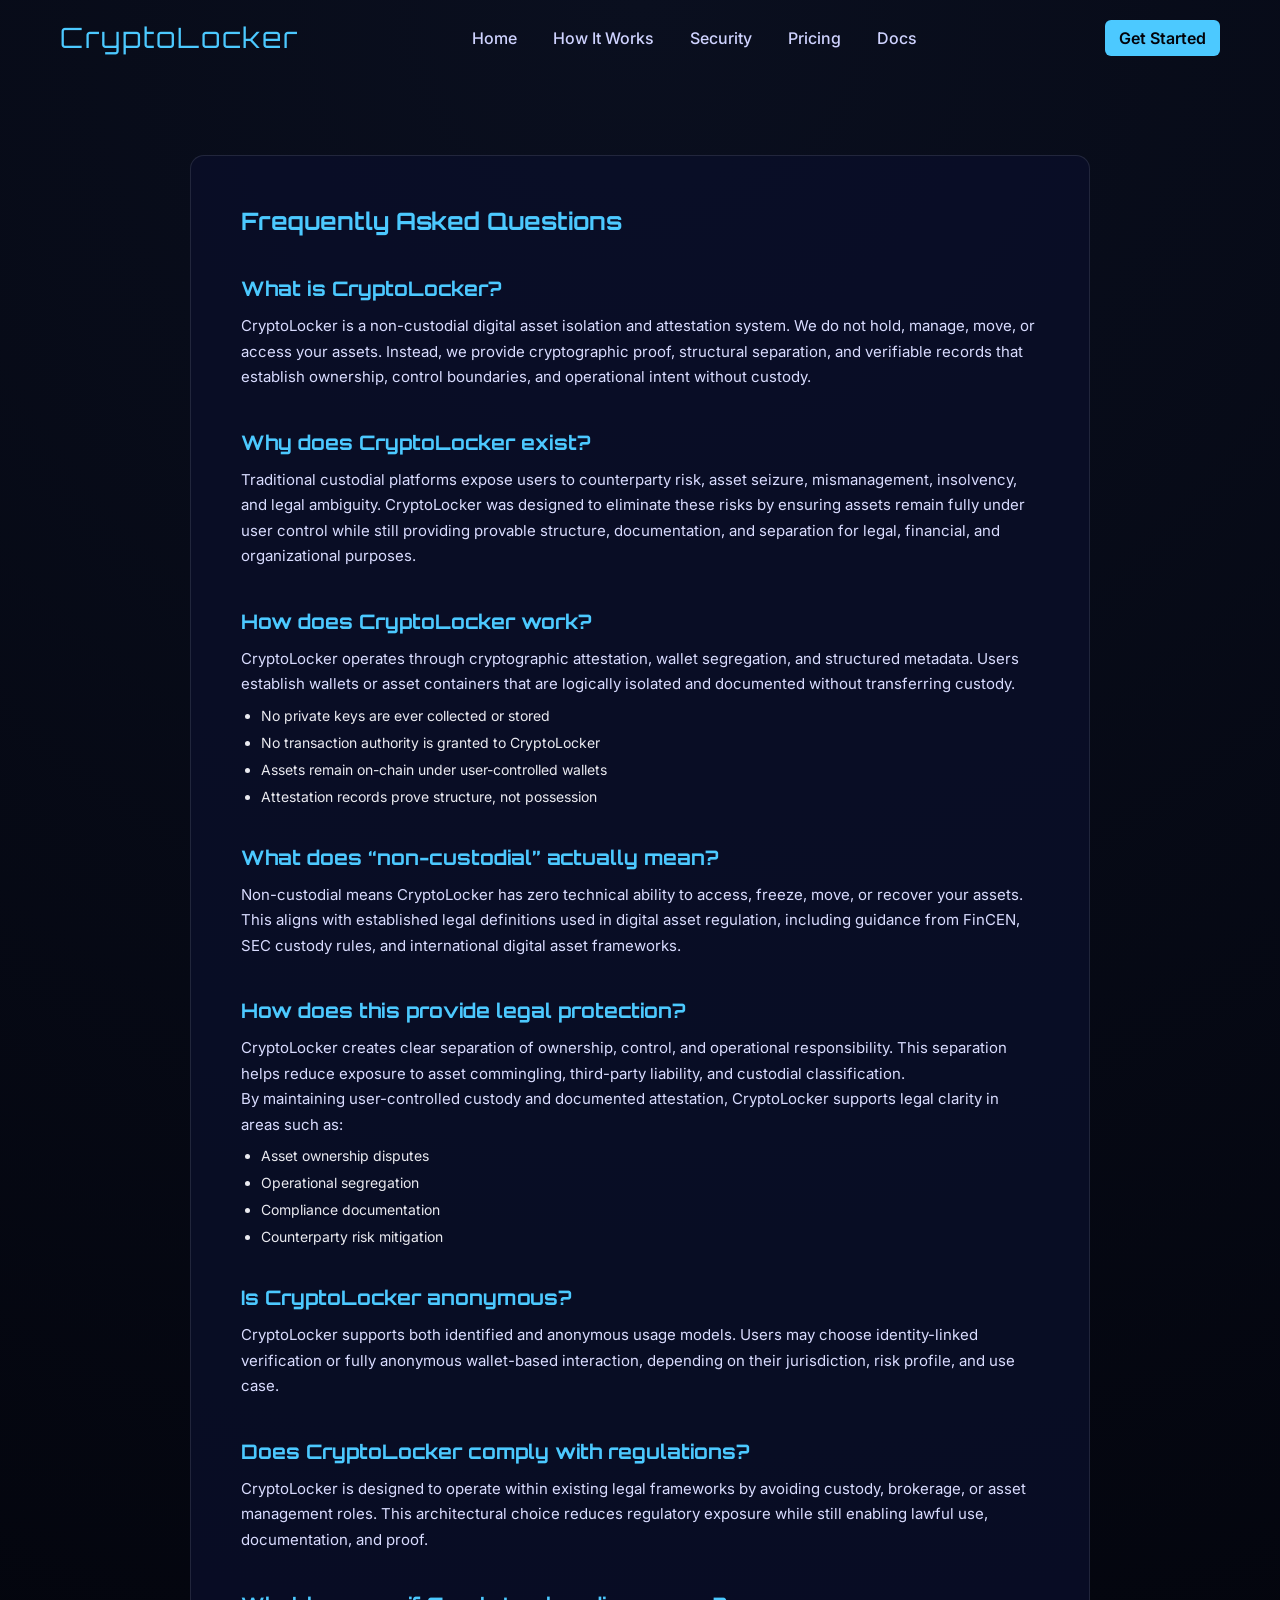
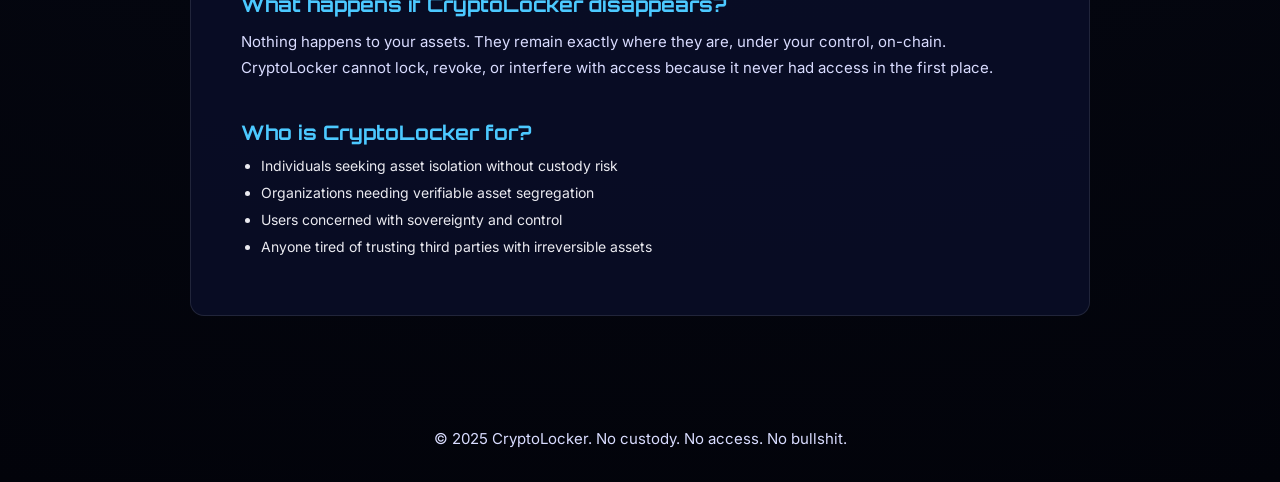
<file: faq.html>
<!DOCTYPE html>
<html lang="en">
<head>
<meta charset="UTF-8">
<title>FAQ | CryptoLocker</title>
<meta name="viewport" content="width=device-width, initial-scale=1.0">
<link rel="stylesheet" href="style.css">
<link href="https://fonts.googleapis.com/css2?family=Orbitron:wght@400;600;800&family=Inter:wght@300;400;600&display=swap" rel="stylesheet">

<style>
  body {
    font-family: 'Inter', sans-serif;
    background: radial-gradient(circle at top, #0a0f1f, #02030a);
    color: #eaeaf0;
    margin: 0;
    padding: 0;
  }

  header {
    display: grid;
    grid-template-columns: auto 1fr auto;
    align-items: center;
    padding: 20px 60px;
  }

  .logo {
    font-family: 'Orbitron', sans-serif;
    font-size: 28px;
    color: #4cc9ff;
    text-decoration: none;
  }

  nav a {
    margin: 0 16px;
    text-decoration: none;
    color: #cfd3ff;
    font-weight: 500;
  }

  nav a:hover {
    color: #fff;
  }

  .auth a {
    padding: 8px 14px;
    border-radius: 6px;
    background: #4cc9ff;
    color: #02030a;
    font-weight: 600;
    text-decoration: none;
  }

  .faq-section {
    padding: 80px 20px;
    display: flex;
    justify-content: center;
  }

  .faq-container {
    max-width: 900px;
    width: 100%;
  }

  .faq-box {
    background: rgba(10,15,40,0.85);
    padding: 50px;
    border-radius: 14px;
    border: 1px solid rgba(255,255,255,0.1);
  }

  h1 {
    font-family: 'Orbitron', sans-serif;
    color: #4cc9ff;
    margin-bottom: 40px;
  }

  h2 {
    color: #4cc9ff;
    margin-top: 40px;
    margin-bottom: 12px;
    font-family: 'Orbitron', sans-serif;
    font-size: 20px;
  }

  p {
    line-height: 1.7;
    font-size: 15px;
    color: #d9dcff;
  }

  ul {
    margin-top: 10px;
    margin-left: 20px;
  }

  li {
    margin-bottom: 10px;
    font-size: 14px;
  }

  footer {
    text-align: center;
    padding: 30px;
    font-size: 14px;
    color: #aab0ff;
  }
</style>
</head>

<body>

<header>
  <a href="index.html" class="logo">CryptoLocker</a>
  <nav>
    <a href="index.html">Home</a>
    <a href="how-it-works.html">How It Works</a>
    <a href="security.html">Security</a>
    <a href="pricing.html">Pricing</a>
    <a href="docs.html">Docs</a>
  </nav>
  <div class="auth">
    <a href="signup.html">Get Started</a>
  </div>
</header>

<section class="faq-section">
  <div class="faq-container">
    <div class="faq-box">

      <h1>Frequently Asked Questions</h1>

      <h2>What is CryptoLocker?</h2>
      <p>
        CryptoLocker is a non-custodial digital asset isolation and attestation system.
        We do not hold, manage, move, or access your assets. Instead, we provide
        cryptographic proof, structural separation, and verifiable records that establish
        ownership, control boundaries, and operational intent without custody.
      </p>

      <h2>Why does CryptoLocker exist?</h2>
      <p>
        Traditional custodial platforms expose users to counterparty risk, asset seizure,
        mismanagement, insolvency, and legal ambiguity. CryptoLocker was designed to
        eliminate these risks by ensuring assets remain fully under user control while
        still providing provable structure, documentation, and separation for legal,
        financial, and organizational purposes.
      </p>

      <h2>How does CryptoLocker work?</h2>
      <p>
        CryptoLocker operates through cryptographic attestation, wallet segregation,
        and structured metadata. Users establish wallets or asset containers that are
        logically isolated and documented without transferring custody.
      </p>
      <ul>
        <li>No private keys are ever collected or stored</li>
        <li>No transaction authority is granted to CryptoLocker</li>
        <li>Assets remain on-chain under user-controlled wallets</li>
        <li>Attestation records prove structure, not possession</li>
      </ul>

      <h2>What does “non-custodial” actually mean?</h2>
      <p>
        Non-custodial means CryptoLocker has zero technical ability to access, freeze,
        move, or recover your assets. This aligns with established legal definitions used
        in digital asset regulation, including guidance from FinCEN, SEC custody rules,
        and international digital asset frameworks.
      </p>

      <h2>How does this provide legal protection?</h2>
      <p>
        CryptoLocker creates clear separation of ownership, control, and operational
        responsibility. This separation helps reduce exposure to asset commingling,
        third-party liability, and custodial classification.
      </p>
      <p>
        By maintaining user-controlled custody and documented attestation, CryptoLocker
        supports legal clarity in areas such as:
      </p>
      <ul>
        <li>Asset ownership disputes</li>
        <li>Operational segregation</li>
        <li>Compliance documentation</li>
        <li>Counterparty risk mitigation</li>
      </ul>

      <h2>Is CryptoLocker anonymous?</h2>
      <p>
        CryptoLocker supports both identified and anonymous usage models. Users may
        choose identity-linked verification or fully anonymous wallet-based interaction,
        depending on their jurisdiction, risk profile, and use case.
      </p>

      <h2>Does CryptoLocker comply with regulations?</h2>
      <p>
        CryptoLocker is designed to operate within existing legal frameworks by avoiding
        custody, brokerage, or asset management roles. This architectural choice reduces
        regulatory exposure while still enabling lawful use, documentation, and proof.
      </p>

      <h2>What happens if CryptoLocker disappears?</h2>
      <p>
        Nothing happens to your assets. They remain exactly where they are, under your
        control, on-chain. CryptoLocker cannot lock, revoke, or interfere with access
        because it never had access in the first place.
      </p>

      <h2>Who is CryptoLocker for?</h2>
      <ul>
        <li>Individuals seeking asset isolation without custody risk</li>
        <li>Organizations needing verifiable asset segregation</li>
        <li>Users concerned with sovereignty and control</li>
        <li>Anyone tired of trusting third parties with irreversible assets</li>
      </ul>

    </div>
  </div>
</section>

<footer>
  <p>© 2025 CryptoLocker. No custody. No access. No bullshit.</p>
</footer>

</body>
</html>
</file>
<file: style.css>
* {
  box-sizing: border-box;
  margin: 0;
  padding: 0;
}

body {
  font-family: 'Inter', sans-serif;
  background: radial-gradient(circle at top, #0a0f1f, #02030a);
  color: #eaeaf0;
  overflow-x: hidden;
}

/* Header */
header {
  display: grid;
  grid-template-columns: auto 1fr auto;
  align-items: center;
  padding: 20px 60px;
  position: relative;
  z-index: 5;
}

.logo {
  font-family: 'Orbitron', sans-serif;
  font-size: 28px;
  letter-spacing: 2px;
  color: #4cc9ff;
}

nav {
  text-align: center;
}

nav a {
  margin: 0 16px;
  text-decoration: none;
  color: #cfd3ff;
  font-weight: 500;
}

nav a:hover {
  color: #ffffff;
}

.auth a {
  margin-left: 16px;
  text-decoration: none;
  font-weight: 600;
}

.login {
  color: #cfd3ff;
}

.signup {
  padding: 8px 14px;
  border-radius: 6px;
  background: #4cc9ff;
  color: #02030a;
}

/* Hero */
.hero {
  padding: 120px 60px 80px;
  max-width: 900px;
  position: relative;
  z-index: 2;
}

.hero h1 {
  font-family: 'Orbitron', sans-serif;
  font-size: 52px;
  margin-bottom: 20px;
}

.hero p {
  font-size: 18px;
  line-height: 1.6;
  max-width: 700px;
  color: #cfd3ff;
}

/* Features / Boxes */
.features {
  display: grid;
  grid-template-columns: repeat(auto-fit, minmax(250px, 1fr));
  gap: 40px;
  padding: 60px;
  max-width: 1200px;
  margin: 0 auto;
  position: relative;
  z-index: 2;
}

.feature-box {
  background: rgba(10, 15, 40, 0.85);
  border-radius: 14px;
  padding: 40px 30px;
  backdrop-filter: blur(8px);
  border: 1px solid rgba(255,255,255,0.08);
}

/* Footer */
footer {
  padding: 40px;
  text-align: center;
  font-size: 14px;
  color: #8b8fae;
}

/* Background icons */
.bg-icons img {
  position: absolute;
  width: 220px;
  opacity: 0.35;
  animation: drift 100s linear infinite;
}

.bg-icons img:nth-child(1) {
  top: 15%;
  left: -10%;
}

.bg-icons img:nth-child(2) {
  top: 50%;
  left: -20%;
  animation-duration: 120s;
}

.bg-icons img:nth-child(3) {
  top: 70%;
  left: -25%;
  animation-duration: 140s;
}

@keyframes drift {
  from { transform: translateX(0); }
  to { transform: translateX(160vw); }
}

/* Graph */
.bg-graph {
  position: absolute;
  top: 100px;
  left: 0;
  width: 100%;
  height: 250px;
  z-index: 0;
  opacity: 0.2;
}

.bg-graph polyline {
  fill: none;
  stroke: #ff4d6d;
  stroke-width: 3;
  stroke-dasharray: 2000;
  stroke-dashoffset: 2000;
  animation: draw 4s ease-out forwards;
}

@keyframes draw {
  to { stroke-dashoffset: 0; }
}
.get-started {
  margin-top: 20px;
  padding: 10px 18px;
  background: #4cc9ff;
  border: none;
  border-radius: 6px;
  color: #02030a;
  font-weight: 600;
  cursor: pointer;
}

.get-started:hover {
  background: #3ab0e0;
}
.pricing {
  padding: 100px 60px;
  text-align: center;
  position: relative;
  z-index: 2;
}

.pricing h2 {
  font-size: 36px;
  margin-bottom: 60px;
}

.tiers {
  display: grid;
  grid-template-columns: repeat(auto-fit, minmax(260px, 1fr));
  gap: 40px;
  margin-top: 40px;
}

.tier {
  background: rgba(10, 15, 40, 0.85);
  border-radius: 14px;
  padding: 30px;
  backdrop-filter: blur(8px);
  border: 1px solid rgba(255,255,255,0.08);
  display: flex;
  flex-direction: column;
  justify-content: space-between;
}

.tier.featured {
  transform: scale(1.05);
  border-color: #4cc9ff;
}

.tier h3 {
  font-family: 'Orbitron', sans-serif;
  font-size: 24px;
  margin-bottom: 12px;
  color: #4cc9ff;
}

.price {
  font-size: 28px;
  font-weight: 800;
  color: #3cff7a;
  margin-bottom: 20px;
}

.price span {
  font-size: 14px;
  font-weight: 400;
}

.tier ul {
  list-style: none;
  text-align: left;
  margin-bottom: 20px;
}

.tier li {
  margin-bottom: 12px;
  padding-left: 20px;
  position: relative;
  color: #eaeaf0;
}

.tier li::before {
  content: "●";
  position: absolute;
  left: 0;
  color: #4cc9ff;
}

.get-started {
  padding: 10px 20px;
  border-radius: 8px;
  background: #4cc9ff;
  color: #02030a;
  font-weight: 600;
  cursor: pointer;
  border: none;
  transition: transform 0.2s;
}

.get-started:hover {
  transform: scale(1.05);
}
/* Homepage Fixes */

/* Make homepage features properly boxed and spread */
.features {
  display: grid;
  grid-template-columns: repeat(3, 1fr); /* ensures 3 columns */
  gap: 40px;
  padding: 60px;
  max-width: 1200px;
  margin: 0 auto;
  justify-items: stretch;
}

.feature-box {
  background: rgba(10, 15, 40, 0.9);
  border-radius: 16px;
  padding: 40px 30px;
  backdrop-filter: blur(8px);
  border: 1px solid rgba(255,255,255,0.1);
  min-height: 220px; /* ensures uniform box height */
  display: flex;
  flex-direction: column;
  justify-content: space-between;
}

/* Graph adjustments for homepage */
.bg-graph {
  position: absolute;
  top: 150px; /* lower so text doesn't overlap */
  left: 0;
  width: 100%;
  height: 200px;
  z-index: 0;
  opacity: 0.15;
}

.bg-graph polyline {
  stroke: #ff4d6d;
  stroke-width: 3;
  stroke-dasharray: 3000;
  stroke-dashoffset: 3000;
  animation: draw-home 3s ease-out forwards;
}

/* More aggressive chart animation with varied points */
@keyframes draw-home {
  to { stroke-dashoffset: 0; }
}

/* Make homepage hero text match other pages */
.hero h1,
.hero p {
  color: #cfd3ff;
}

/* Homepage "Get Started" button tweaks */
.hero .get-started,
.feature-box .get-started {
  margin-top: 20px;
  padding: 12px 20px;
  border-radius: 8px;
  font-weight: 600;
  cursor: pointer;
  background: #4cc9ff;
  color: #02030a;
  border: none;
  transition: transform 0.2s;
}

.hero .get-started:hover,
.feature-box .get-started:hover {
  transform: scale(1.05);
  background: #3ab0e0;
}
/* Pricing page background icons */
.pricing .bg-icons {
  position: absolute;
  top: 0;
  left: 0;
  width: 100%;
  height: 100%;
  pointer-events: none;
  z-index: 0;
}

.pricing .bg-icons img {
  position: absolute;
  width: 220px;
  opacity: 0.35;
  animation: drift 100s linear infinite;
}

.pricing .bg-icons img:nth-child(1) {
  top: 15%;
  left: -10%;
}

.pricing .bg-icons img:nth-child(2) {
  top: 50%;
  left: -20%;
  animation-duration: 120s;
}

.pricing .bg-icons img:nth-child(3) {
  top: 70%;
  left: -25%;
  animation-duration: 140s;
}
.tiers {
  display: grid;
  grid-template-columns: repeat(auto-fit, minmax(220px, 1fr));
  gap: 30px;
  margin-top: 40px;
  justify-items: center;
}

.tier {
  width: 100%;
  max-width: 280px; /* limits how wide each box gets */
  background: rgba(10, 15, 40, 0.85);
  border-radius: 14px;
  padding: 30px;
  backdrop-filter: blur(8px);
  border: 1px solid rgba(255,255,255,0.08);
  display: flex;
  flex-direction: column;
  justify-content: space-between;
}
.feature-boxes {
  display: grid;
  grid-template-columns: repeat(auto-fit, minmax(250px, 1fr));
  gap: 30px;
  justify-items: center;
}

.feature-box {
  width: 100%;
  max-width: 280px; /* keeps boxes uniform without stretching too wide */
}
/* How It Works layout fix */
.features .feature-boxes {
  display: grid;
  grid-template-columns: repeat(auto-fit, minmax(220px, 1fr));
  gap: 40px;
  justify-items: center;
  max-width: 1200px;
  margin: 0 auto;
}
</file>
